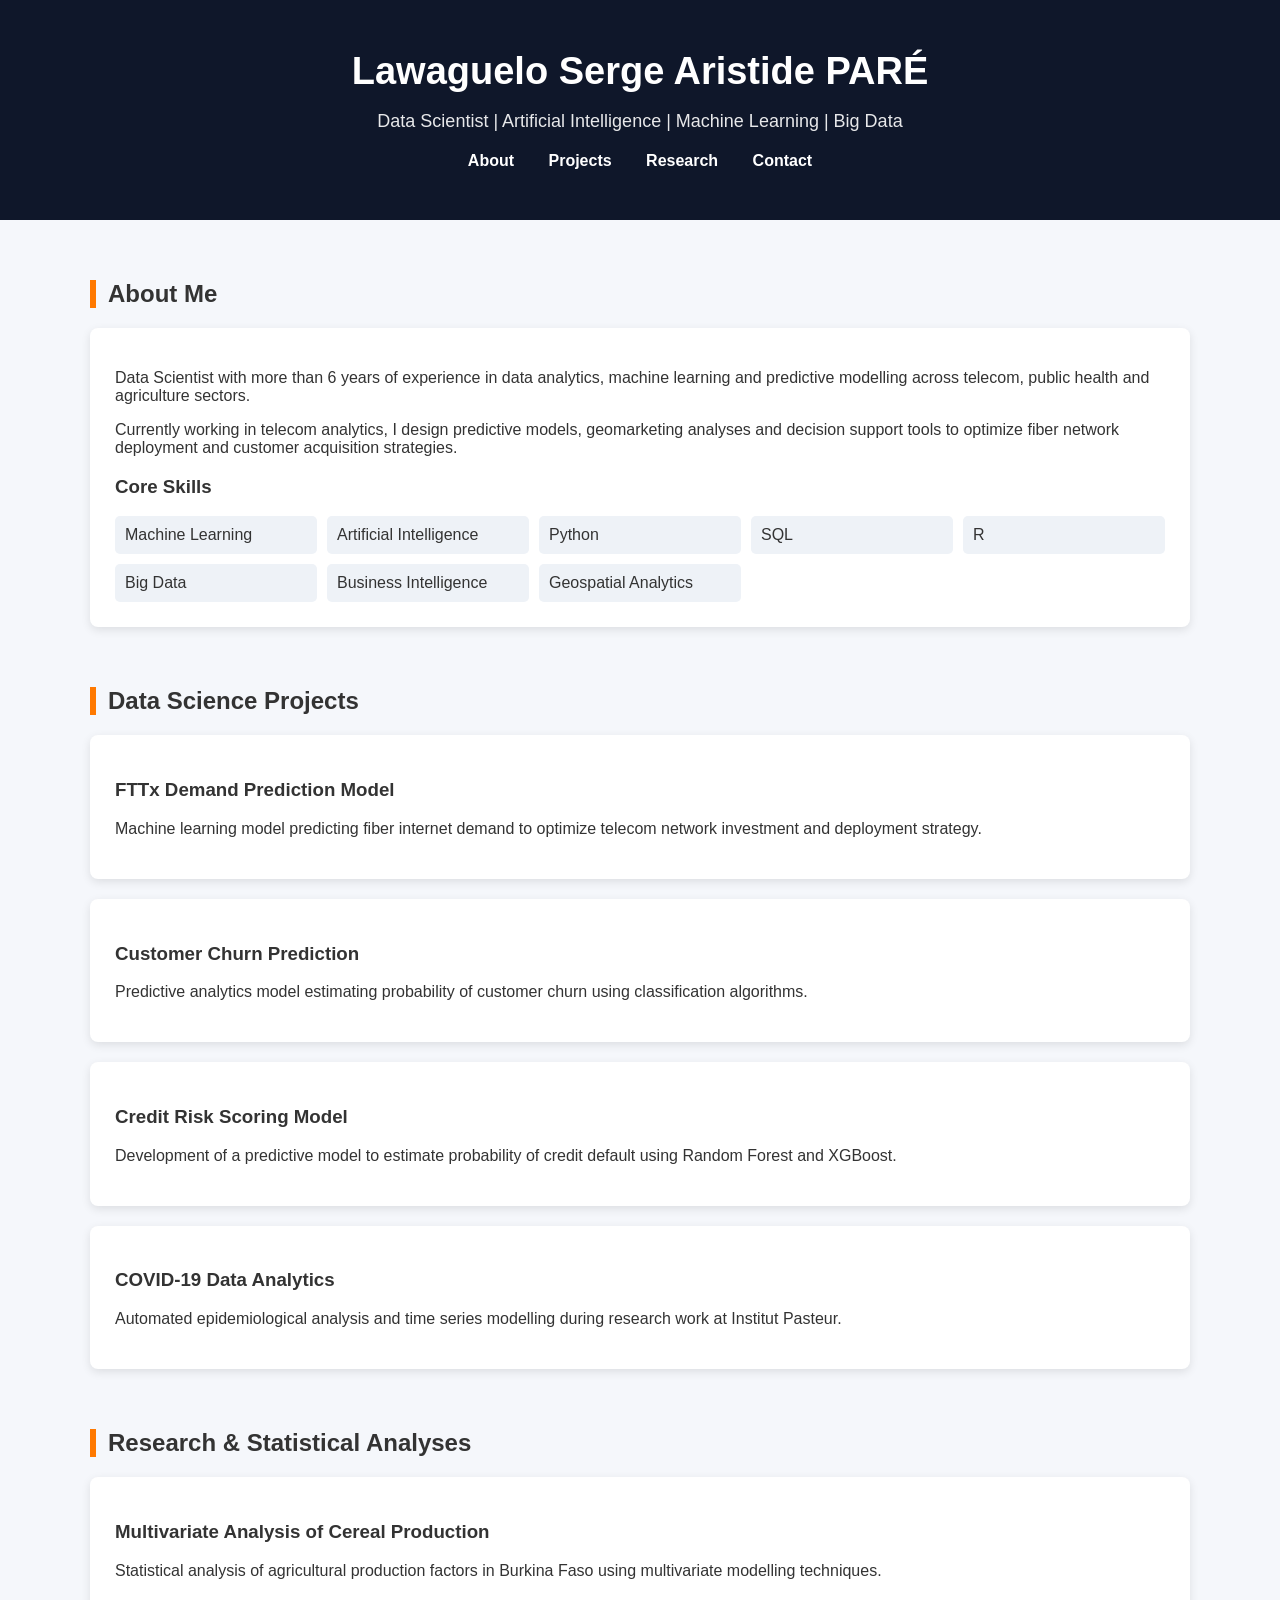
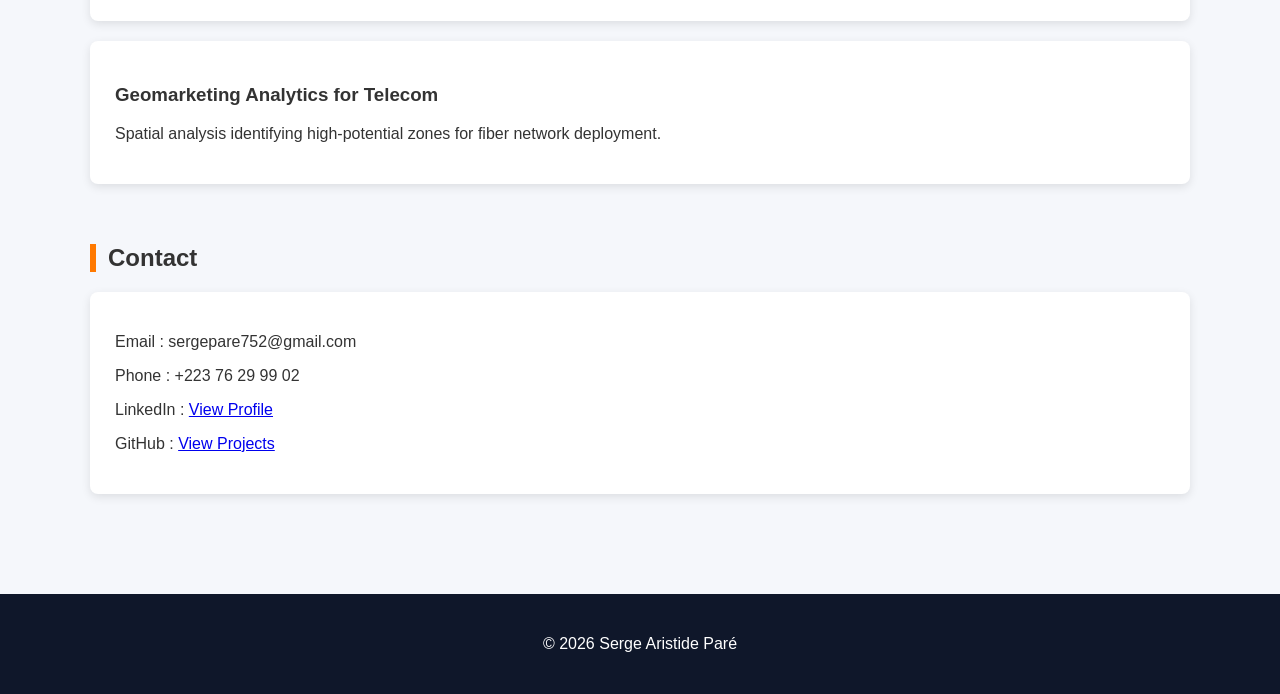
<file: index.html>
<!DOCTYPE html>
<html lang="en">

<head>
<meta charset="UTF-8">
<meta name="viewport" content="width=device-width, initial-scale=1.0">

<title>Serge Aristide Paré | Data Scientist</title>

<style>

body{
font-family: Arial, Helvetica, sans-serif;
margin:0;
background:#f5f7fb;
color:#333;
}

header{
background:#0f172a;
color:white;
padding:50px;
text-align:center;
}

header h1{
margin:0;
font-size:38px;
}

header p{
font-size:18px;
opacity:0.9;
}

nav{
margin-top:20px;
}

nav a{
color:white;
margin:0 15px;
text-decoration:none;
font-weight:bold;
}

nav a:hover{
text-decoration:underline;
}

.container{
max-width:1100px;
margin:auto;
padding:40px;
}

.section{
margin-bottom:60px;
}

h2{
border-left:6px solid #ff7900;
padding-left:12px;
}

.card{
background:white;
padding:25px;
margin-top:20px;
border-radius:8px;
box-shadow:0 3px 10px rgba(0,0,0,0.1);
}

.skills{
display:grid;
grid-template-columns:repeat(auto-fit,minmax(200px,1fr));
gap:10px;
}

.skill{
background:#eef2f7;
padding:10px;
border-radius:5px;
}

footer{
background:#0f172a;
color:white;
text-align:center;
padding:25px;
}

</style>

</head>

<body>

<header>

<h1>Lawaguelo Serge Aristide PARÉ</h1>

<p>
Data Scientist | Artificial Intelligence | Machine Learning | Big Data
</p>

<nav>

<a href="#about">About</a>
<a href="#projects">Projects</a>
<a href="#research">Research</a>
<a href="#contact">Contact</a>

</nav>

</header>


<div class="container">

<section id="about" class="section">

<h2>About Me</h2>

<div class="card">

<p>

Data Scientist with more than 6 years of experience in data analytics,
machine learning and predictive modelling across telecom,
public health and agriculture sectors.

</p>

<p>

Currently working in telecom analytics, I design predictive models,
geomarketing analyses and decision support tools to optimize
fiber network deployment and customer acquisition strategies.

</p>

<h3>Core Skills</h3>

<div class="skills">

<div class="skill">Machine Learning</div>
<div class="skill">Artificial Intelligence</div>
<div class="skill">Python</div>
<div class="skill">SQL</div>
<div class="skill">R</div>
<div class="skill">Big Data</div>
<div class="skill">Business Intelligence</div>
<div class="skill">Geospatial Analytics</div>

</div>

</div>

</section>


<section id="projects" class="section">

<h2>Data Science Projects</h2>

<div class="card">

<h3>FTTx Demand Prediction Model</h3>

<p>

Machine learning model predicting fiber internet demand
to optimize telecom network investment and deployment strategy.

</p>

</div>

<div class="card">

<h3>Customer Churn Prediction</h3>

<p>

Predictive analytics model estimating probability of customer
churn using classification algorithms.

</p>

</div>

<div class="card">

<h3>Credit Risk Scoring Model</h3>

<p>

Development of a predictive model to estimate
probability of credit default using Random Forest and XGBoost.

</p>

</div>

<div class="card">

<h3>COVID-19 Data Analytics</h3>

<p>

Automated epidemiological analysis and time series modelling
during research work at Institut Pasteur.

</p>

</div>

</section>


<section id="research" class="section">

<h2>Research & Statistical Analyses</h2>

<div class="card">

<h3>Multivariate Analysis of Cereal Production</h3>

<p>

Statistical analysis of agricultural production factors
in Burkina Faso using multivariate modelling techniques.

</p>

</div>

<div class="card">

<h3>Geomarketing Analytics for Telecom</h3>

<p>

Spatial analysis identifying high-potential zones
for fiber network deployment.

</p>

</div>

</section>


<section id="contact" class="section">

<h2>Contact</h2>

<div class="card">

<p>Email : sergepare752@gmail.com</p>

<p>Phone : +223 76 29 99 02</p>

<p>

LinkedIn :
<a href="https://linkedin.com" target="_blank">
View Profile
</a>

</p>

<p>

GitHub :
<a href="https://github.com" target="_blank">
View Projects
</a>

</p>

</div>

</section>

</div>

<footer>

<p>© 2026 Serge Aristide Paré</p>

</footer>

</body>
</html>
</file>
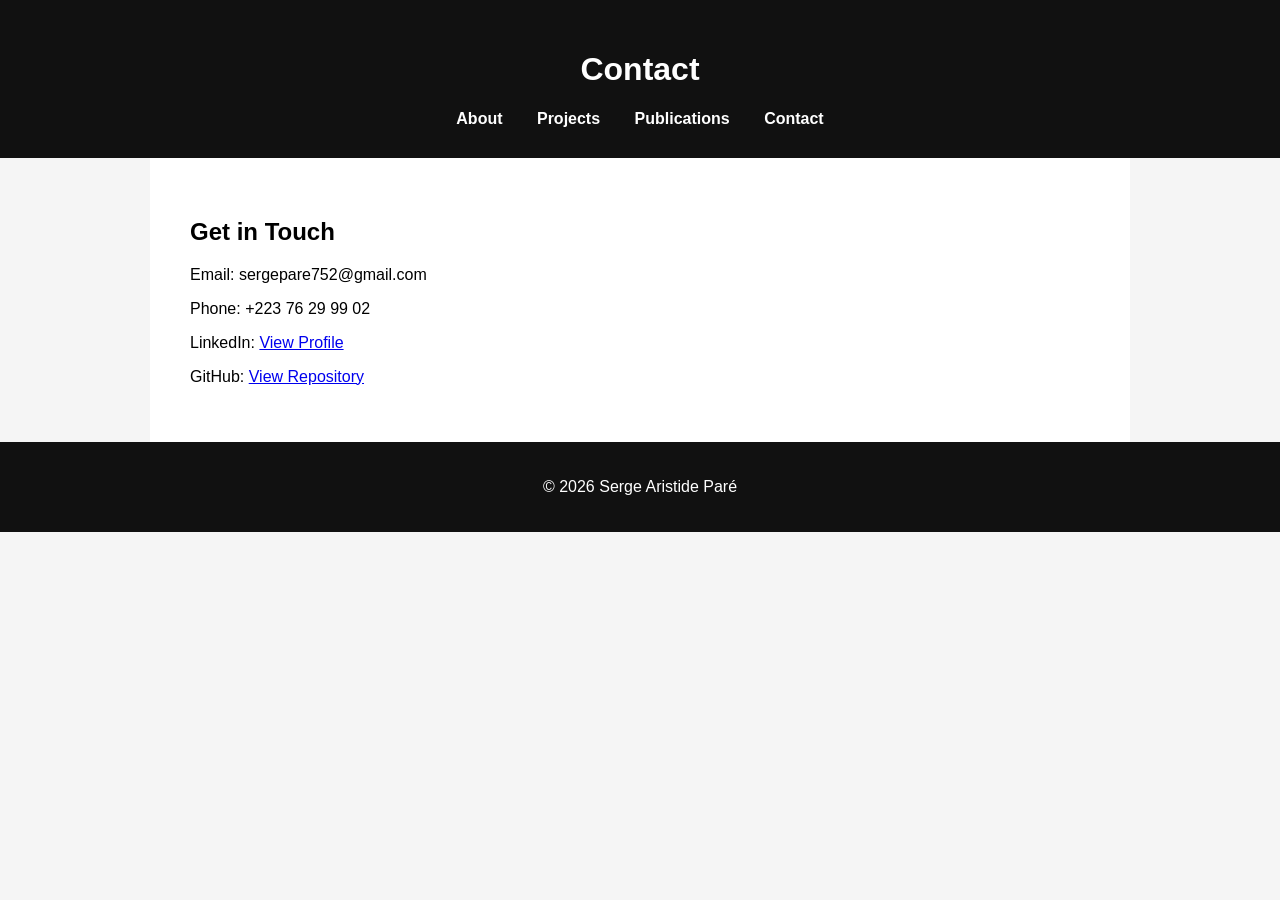
<file: contact.html>
<!DOCTYPE html>
<html>
<head>
<meta charset="UTF-8">
<title>Contact | Serge Paré</title>
<link rel="stylesheet" href="style.css">
</head>

<body>

<header>
<h1>Contact</h1>

<nav>
<a href="index.html">About</a>
<a href="projects.html">Projects</a>
<a href="publications.html">Publications</a>
<a href="contact.html">Contact</a>
</nav>
</header>

<section class="container">

<h2>Get in Touch</h2>

<p>Email: sergepare752@gmail.com</p>
<p>Phone: +223 76 29 99 02</p>

<p>
LinkedIn:  
<a href="https://linkedin.com/in/l-serge-aristide-pare-018029151">
View Profile
</a>
</p>

<p>
GitHub:  
<a href="https://github.com/serge-aristide-pare">
View Repository
</a>
</p>

</section>

<footer>
<p>© 2026 Serge Aristide Paré</p>
</footer>

</body>
</html>
</file>
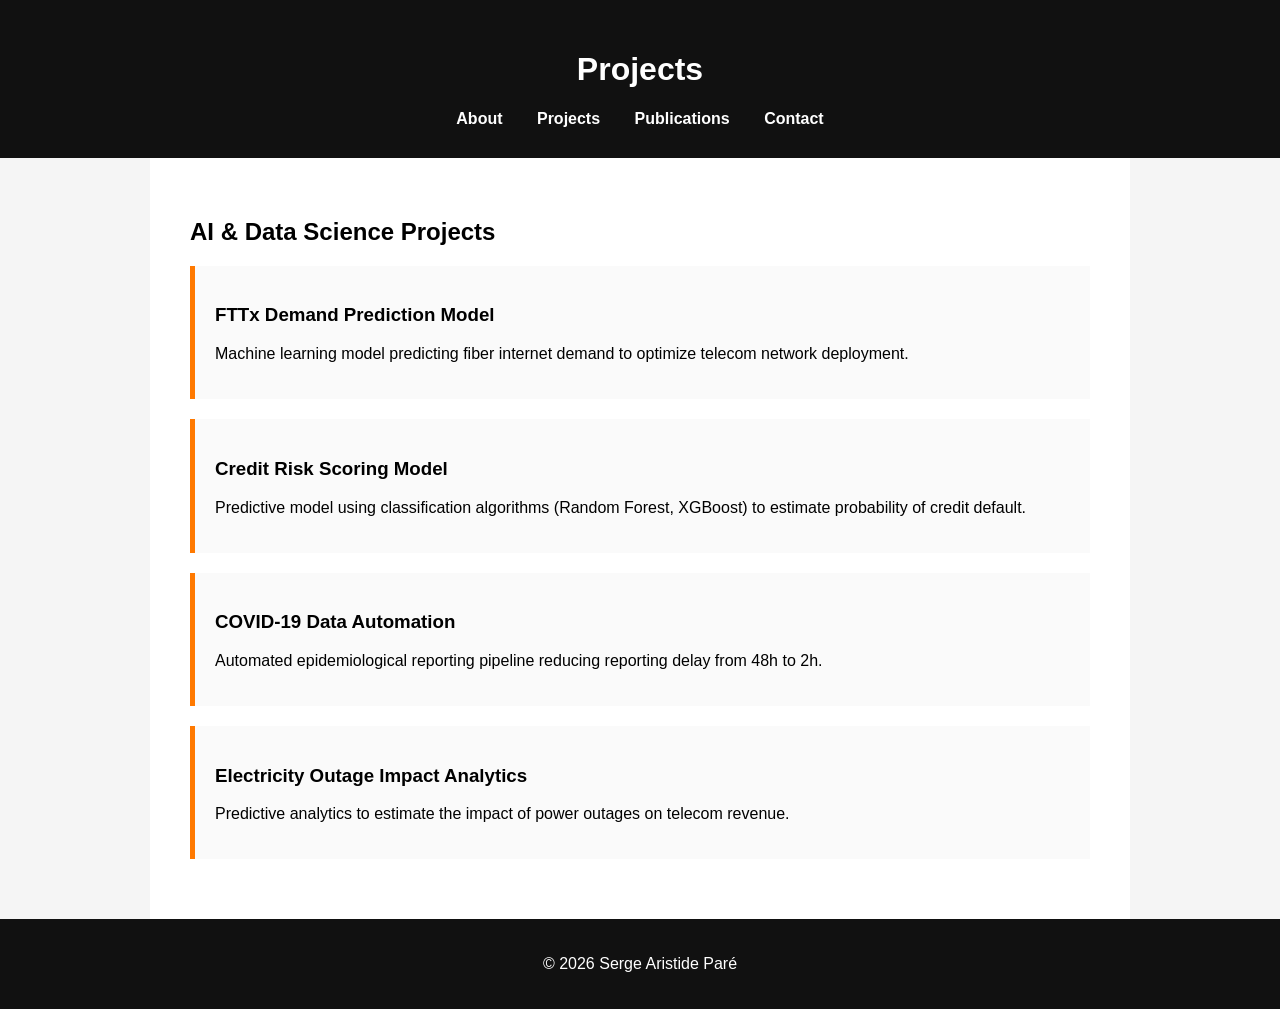
<file: projects.html>
<!DOCTYPE html>
<html>
<head>
<meta charset="UTF-8">
<title>Projects | Serge Paré</title>
<link rel="stylesheet" href="style.css">
</head>

<body>

<header>
<h1>Projects</h1>

<nav>
<a href="index.html">About</a>
<a href="projects.html">Projects</a>
<a href="publications.html">Publications</a>
<a href="contact.html">Contact</a>
</nav>
</header>

<section class="container">

<h2>AI & Data Science Projects</h2>

<div class="card">
<h3>FTTx Demand Prediction Model</h3>
<p>
Machine learning model predicting fiber internet demand
to optimize telecom network deployment.
</p>
</div>

<div class="card">
<h3>Credit Risk Scoring Model</h3>
<p>
Predictive model using classification algorithms
(Random Forest, XGBoost) to estimate probability
of credit default.
</p>
</div>

<div class="card">
<h3>COVID-19 Data Automation</h3>
<p>
Automated epidemiological reporting pipeline
reducing reporting delay from 48h to 2h.
</p>
</div>

<div class="card">
<h3>Electricity Outage Impact Analytics</h3>
<p>
Predictive analytics to estimate the impact of
power outages on telecom revenue.
</p>
</div>

</section>

<footer>
<p>© 2026 Serge Aristide Paré</p>
</footer>

</body>
</html>
</file>
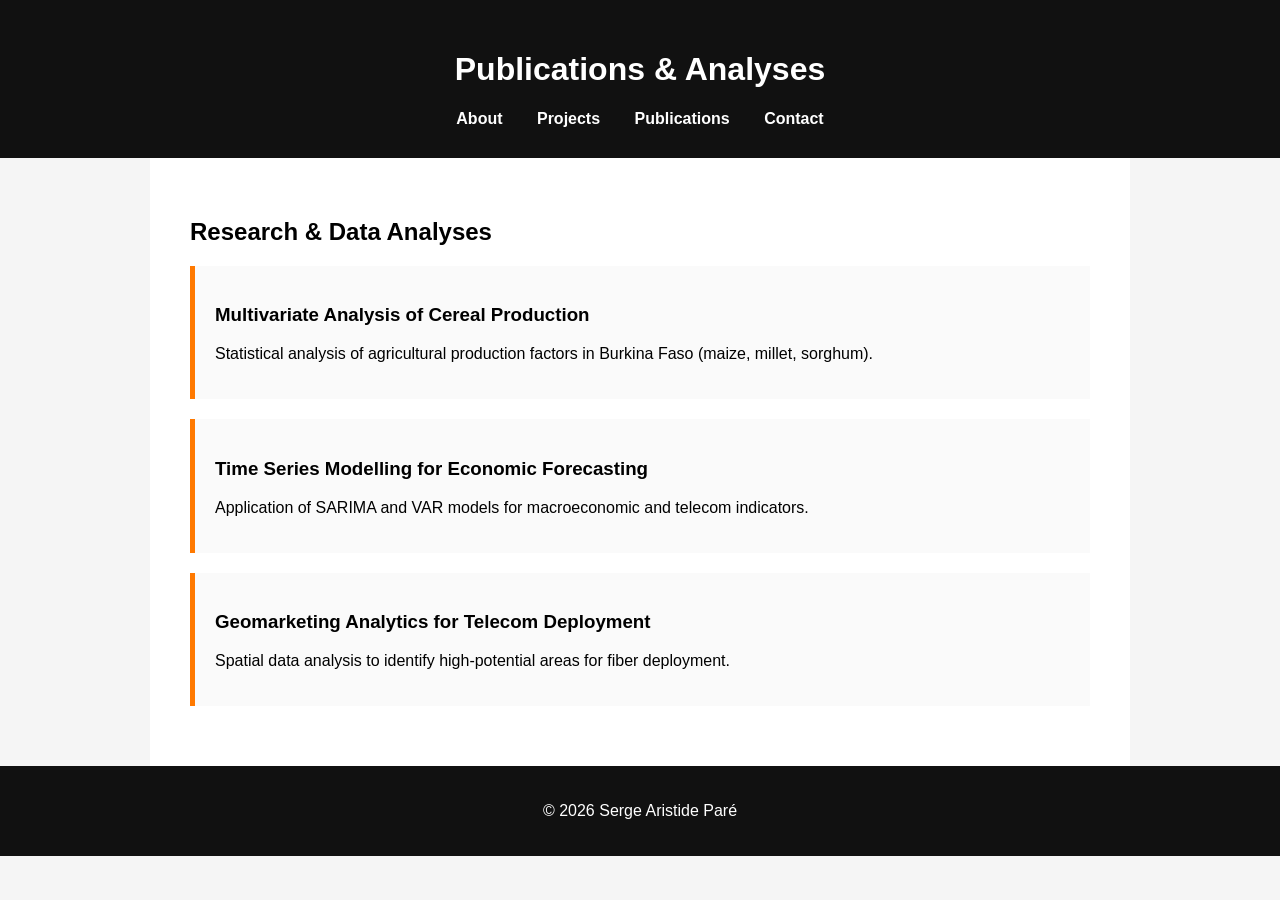
<file: publications.html>
<!DOCTYPE html>
<html>
<head>
<meta charset="UTF-8">
<title>Publications | Serge Paré</title>
<link rel="stylesheet" href="style.css">
</head>

<body>

<header>
<h1>Publications & Analyses</h1>

<nav>
<a href="index.html">About</a>
<a href="projects.html">Projects</a>
<a href="publications.html">Publications</a>
<a href="contact.html">Contact</a>
</nav>
</header>

<section class="container">

<h2>Research & Data Analyses</h2>

<div class="card">
<h3>Multivariate Analysis of Cereal Production</h3>
<p>
Statistical analysis of agricultural production
factors in Burkina Faso (maize, millet, sorghum).
</p>
</div>

<div class="card">
<h3>Time Series Modelling for Economic Forecasting</h3>
<p>
Application of SARIMA and VAR models
for macroeconomic and telecom indicators.
</p>
</div>

<div class="card">
<h3>Geomarketing Analytics for Telecom Deployment</h3>
<p>
Spatial data analysis to identify high-potential
areas for fiber deployment.
</p>
</div>

</section>

<footer>
<p>© 2026 Serge Aristide Paré</p>
</footer>

</body>
</html>
</file>
<file: style.css>
body{
font-family: Arial;
margin:0;
background:#f5f5f5;
}

header{
background:#111;
color:white;
padding:30px;
text-align:center;
}

nav a{
color:white;
margin:0 15px;
text-decoration:none;
font-weight:bold;
}

.container{
max-width:900px;
margin:auto;
background:white;
padding:40px;
}

.card{
background:#fafafa;
padding:20px;
margin-bottom:20px;
border-left:5px solid #ff7900;
}

footer{
text-align:center;
padding:20px;
background:#111;
color:white;
}
</file>
